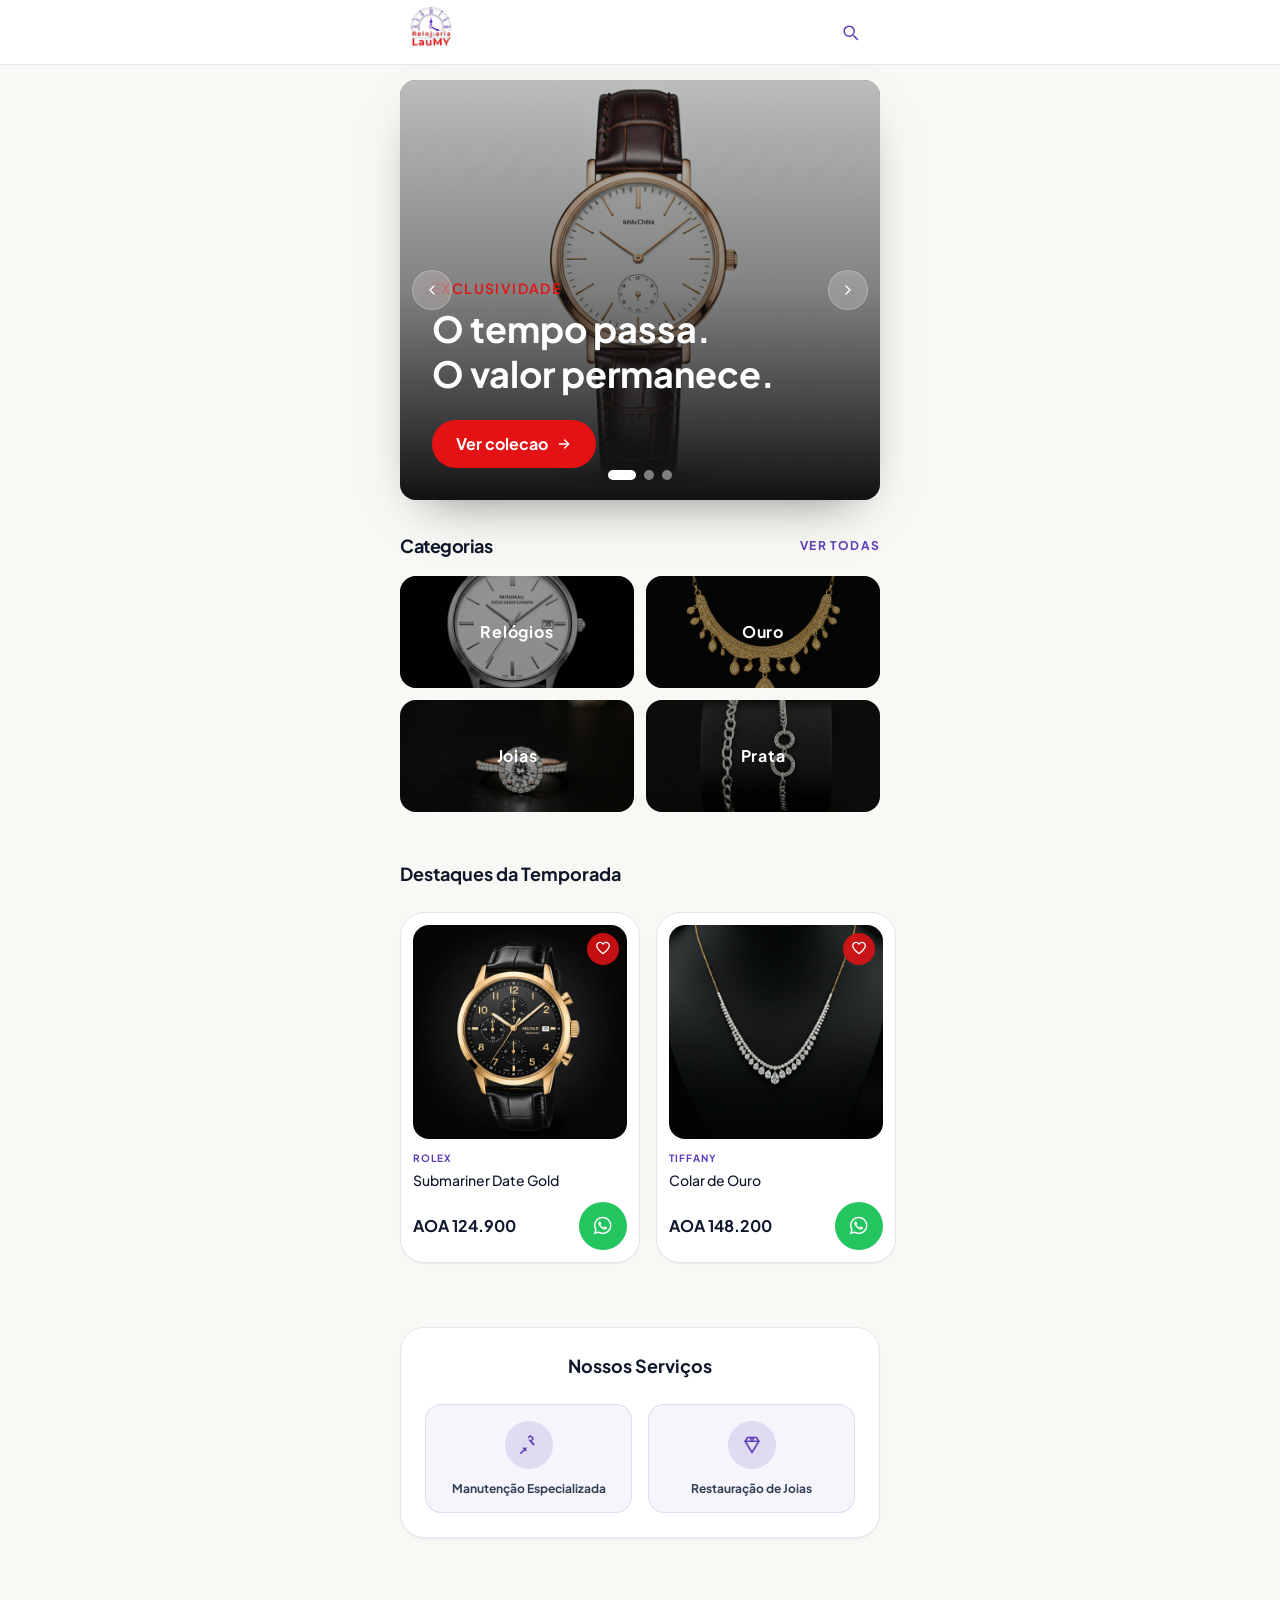
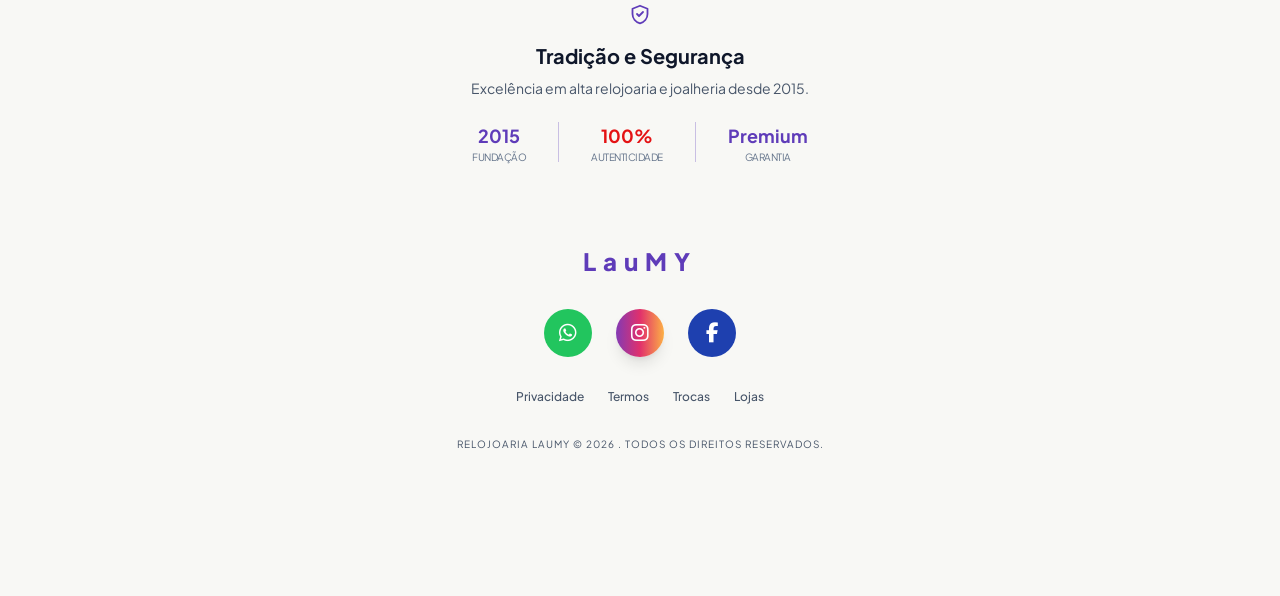
<file: colecao.html>
﻿<!DOCTYPE html>

<html lang="pt-BR">

<head>
    <meta charset="utf-8" />
    <meta content="width=device-width, initial-scale=1.0" name="viewport" />
    <title>LauMY - relojoaria</title>
    <script src="assets/js/tailwind-cdn.forms-container-queries.js"></script>
    <link href="https://cdnjs.cloudflare.com/ajax/libs/font-awesome/6.7.2/css/all.min.css" rel="stylesheet" />

    <link href="assets/css/plus-jakarta-sans.css" rel="stylesheet" />
    <script id="tailwind-config">
        tailwind.config = {
            darkMode: "class",
            theme: {
                extend: {
                    colors: {
                        "primary": "#e41214",
                        "secondary": "#5f3cb9",
                        "background-light": "#f8f8f5",
                        "background-dark": "#121212",
                    },
                    fontFamily: {
                        "display": ["Plus Jakarta Sans", "sans-serif"]
                    },
                    borderRadius: {
                        "DEFAULT": "0.5rem",
                        "lg": "1rem",
                        "xl": "1.5rem",
                        "full": "9999px"
                    },
                },
            },
        }
    </script>
    <style>
        body {
            font-family: 'Plus Jakarta Sans', sans-serif;
        }

        .glass-header {
            background: rgba(255, 255, 255, 0.92);
            -webkit-backdrop-filter: blur(12px);
            backdrop-filter: blur(12px);
        }

        .no-scrollbar::-webkit-scrollbar {
            display: none;
        }

        .icon {
            width: 1.25rem;
            height: 1.25rem;
            stroke: currentColor;
            stroke-width: 1.8;
            fill: none;
            stroke-linecap: round;
            stroke-linejoin: round;
            flex-shrink: 0;
        }

        .icon-sm {
            width: 1rem;
            height: 1rem;
            stroke-width: 2;
        }

        .icon-lg {
            width: 1.5rem;
            height: 1.5rem;
        }
    </style>
    <style>
        body {
            min-height: max(884px, 100dvh);
        }
    </style>
</head>

<body class="bg-background-light text-slate-900 font-display overflow-x-hidden transition-colors duration-300">
    <!-- Header -->
    <header class="fixed top-0 left-0 right-0 z-50 glass-header border-b border-slate-200">
        <div class="flex items-center justify-between px-6 h-16 max-w-lg mx-auto">

            <h1 class="text-2xl font-black tracking-widest text-primary">
                <a href="index.html" class="inline-flex items-center hover:opacity-90 transition-opacity"
                    aria-label="LauMY">
                    <img src="assets/icons/laumy.jpg" alt="Logo LauMY" class="h-12 w-auto object-contain rounded-md" />
                </a>
            </h1>

            <div class="flex items-center gap-3">
                <button type="button" data-search-open aria-label="Abrir pesquisa"
                    class="text-secondary hover:text-primary transition-colors">
                    <svg aria-hidden="true" class="icon" viewBox="0 0 24 24">
                        <path d="m21 21-4.35-4.35" />
                        <circle cx="11" cy="11" r="6" />
                    </svg>
                </button>
                <div class="relative">
                </div>
            </div>
        </div>
    </header>
    <div id="site-search-overlay" class="fixed inset-0 z-[70] bg-black/45 hidden p-4">
        <div class="max-w-lg mx-auto mt-14 bg-white border border-slate-200 rounded-xl shadow-xl overflow-hidden">
            <div class="flex items-center gap-2 px-3 py-3 border-b border-slate-200">
                <svg aria-hidden="true" class="icon text-secondary" viewBox="0 0 24 24">
                    <path d="m21 21-4.35-4.35" />
                    <circle cx="11" cy="11" r="6" />
                </svg>
                <input id="site-search-input" type="search" placeholder="Pesquisar produtos, categorias, paginas..."
                    class="w-full bg-transparent text-sm outline-none placeholder:text-slate-400" />
                <button type="button" data-search-close aria-label="Fechar pesquisa"
                    class="text-slate-500 hover:text-slate-700 text-xs font-bold uppercase tracking-wide">Fechar</button>
            </div>
            <div id="site-search-results" class="max-h-80 overflow-y-auto p-2"></div>
        </div>
    </div>
    <main class="pt-16 pb-24 max-w-lg mx-auto min-h-screen">
        <!-- Hero Section -->
        <section class="relative px-4 pt-4">
            <div id="hero-carousel"
                class="relative overflow-hidden rounded-2xl h-[420px] bg-neutral-900 shadow-[0_20px_50px_-25px_rgba(0,0,0,0.55)]">
                <div
                    class="hero-carousel-track flex h-full transition-transform duration-700 ease-[cubic-bezier(0.22,1,0.36,1)]">
                    <article class="hero-slide relative min-w-full h-full flex items-end">
                        <img alt="Relogio de luxo detalhado" class="absolute inset-0 w-full h-full object-cover opacity-75"
                            data-alt="Close up photography of a LauMY mechanical watch dial"
                            src="assets/images/hero-watch.png" />
                        <div class="absolute inset-0 bg-gradient-to-t from-background-dark via-background-dark/35 to-transparent">
                        </div>
                        <div class="relative z-10 p-8 w-full">
                            <p class="text-primary text-sm font-semibold tracking-widest uppercase mb-2">Exclusividade</p>
                            <h2 class="text-4xl font-bold leading-tight mb-6 text-white">
                                O tempo passa. <br />O valor permanece.
                            </h2>
                            <a href="colecao.html"
                                class="inline-flex items-center gap-2 bg-primary text-white font-bold py-3 px-6 rounded-full hover:bg-[#c40f11] hover:scale-105 transition-transform active:scale-95">
                                Ver colecao
                                <svg aria-hidden="true" class="icon icon-sm" viewBox="0 0 24 24">
                                    <path d="M5 12h14" />
                                    <path d="m13 6 6 6-6 6" />
                                </svg>
                            </a>
                        </div>
                    </article>
                    <article class="hero-slide relative min-w-full h-full flex items-end">
                        <img alt="Cronografo premium" class="absolute inset-0 w-full h-full object-cover opacity-75"
                            data-alt="Close view of premium chronograph watch" src="assets/images/landing/product-chrono.png" />
                        <div class="absolute inset-0 bg-gradient-to-t from-background-dark via-background-dark/35 to-transparent">
                        </div>
                        <div class="relative z-10 p-8 w-full">
                            <p class="text-secondary text-sm font-semibold tracking-widest uppercase mb-2">Colecao Signature</p>
                            <h2 class="text-4xl font-bold leading-tight mb-6 text-white">
                                Linhas precisas. <br />Design eterno.
                            </h2>
                            <a href="colecao.html"
                                class="inline-flex items-center gap-2 border border-secondary/50 text-white font-bold py-3 px-6 rounded-full hover:bg-secondary/80 transition-colors">
                                Explorar modelos
                                <svg aria-hidden="true" class="icon icon-sm" viewBox="0 0 24 24">
                                    <path d="M5 12h14" />
                                    <path d="m13 6 6 6-6 6" />
                                </svg>
                            </a>
                        </div>
                    </article>
                    <article class="hero-slide relative min-w-full h-full flex items-end">
                        <img alt="Relogio dourado classico" class="absolute inset-0 w-full h-full object-cover opacity-75"
                            data-alt="Classic gold dress watch with leather strap" src="assets/images/landing/product-gold.png" />
                        <div class="absolute inset-0 bg-gradient-to-t from-background-dark via-background-dark/35 to-transparent">
                        </div>
                        <div class="relative z-10 p-8 w-full">
                            <p class="text-primary text-sm font-semibold tracking-widest uppercase mb-2">Edicao Limitada</p>
                            <h2 class="text-4xl font-bold leading-tight mb-6 text-white">
                                Luxo para hoje. <br />Heranca para sempre.
                            </h2>
                            <a href="colecao.html"
                                class="inline-flex items-center gap-2 bg-primary text-white font-bold py-3 px-6 rounded-full hover:bg-[#c40f11] transition-colors">
                                Quero ver
                                <svg aria-hidden="true" class="icon icon-sm" viewBox="0 0 24 24">
                                    <path d="M5 12h14" />
                                    <path d="m13 6 6 6-6 6" />
                                </svg>
                            </a>
                        </div>
                    </article>
                </div>

                <button type="button" data-action="prev" aria-label="Slide anterior"
                    class="absolute left-3 top-1/2 -translate-y-1/2 z-20 size-10 rounded-full bg-white/20 text-white backdrop-blur-md border border-white/25 hover:bg-white/30 transition-colors flex items-center justify-center">
                    <svg aria-hidden="true" class="icon icon-sm" viewBox="0 0 24 24">
                        <path d="m15 6-6 6 6 6" />
                    </svg>
                </button>
                <button type="button" data-action="next" aria-label="Próximo slide"
                    class="absolute right-3 top-1/2 -translate-y-1/2 z-20 size-10 rounded-full bg-white/20 text-white backdrop-blur-md border border-white/25 hover:bg-white/30 transition-colors flex items-center justify-center">
                    <svg aria-hidden="true" class="icon icon-sm" viewBox="0 0 24 24">
                        <path d="m9 6 6 6-6 6" />
                    </svg>
                </button>

                <div class="absolute bottom-5 left-1/2 -translate-x-1/2 z-20 flex items-center gap-2">
                    <button type="button" aria-label="Ir para slide 1" data-slide="0"
                        class="hero-dot h-2.5 w-7 rounded-full bg-white transition-all"></button>
                    <button type="button" aria-label="Ir para slide 2" data-slide="1"
                        class="hero-dot h-2.5 w-2.5 rounded-full bg-white/45 transition-all"></button>
                    <button type="button" aria-label="Ir para slide 3" data-slide="2"
                        class="hero-dot h-2.5 w-2.5 rounded-full bg-white/45 transition-all"></button>
                </div>
            </div>
        </section>
        <!-- Categories -->
        <section id="categorias" class="px-4 py-8">
            <div class="flex items-center justify-between mb-4">
                <h3 class="text-lg font-bold tracking-tight">Categorias</h3>
                <a href="#destaques" class="text-xs text-secondary font-bold uppercase tracking-widest">Ver Todas</a>
            </div>
            <div class="grid grid-cols-2 gap-3">
                <div class="relative h-28 rounded-lg overflow-hidden group cursor-pointer">
                    <img class="absolute inset-0 w-full h-full object-cover group-hover:scale-110 transition-transform duration-500"
                        data-alt="Close-up of a silver watch category" src="assets/images/category-watches.png" />
                    <div class="absolute inset-0 bg-black/40 flex items-center justify-center">
                        <span class="text-white font-bold tracking-wider">Relógios</span>
                    </div>
                </div>
                <div class="relative h-28 rounded-lg overflow-hidden group cursor-pointer">
                    <img class="absolute inset-0 w-full h-full object-cover group-hover:scale-110 transition-transform duration-500"
                        data-alt="Gold jewelry necklace category" src="assets/images/category-gold.png" />
                    <div class="absolute inset-0 bg-black/40 flex items-center justify-center">
                        <span class="text-white font-bold tracking-wider">Ouro</span>
                    </div>
                </div>
                <div class="relative h-28 rounded-lg overflow-hidden group cursor-pointer">
                    <img class="absolute inset-0 w-full h-full object-cover group-hover:scale-110 transition-transform duration-500"
                        data-alt="Diamond wedding ring category" src="assets/images/category-jewelry.png" />
                    <div class="absolute inset-0 bg-black/40 flex items-center justify-center">
                        <span class="text-white font-bold tracking-wider">Joias</span>
                    </div>
                </div>
                <div class="relative h-28 rounded-lg overflow-hidden group cursor-pointer">
                    <img class="absolute inset-0 w-full h-full object-cover group-hover:scale-110 transition-transform duration-500"
                        data-alt="Silver chain and bracelets category" src="assets/images/category-silver.png" />
                    <div class="absolute inset-0 bg-black/40 flex items-center justify-center">
                        <span class="text-white font-bold tracking-wider">Prata</span>
                    </div>
                </div>
            </div>
        </section>
        <!-- Product Showcase -->
        <section id="destaques" class="px-4 py-4">
            <h3 class="text-lg font-bold mb-6">Destaques da Temporada</h3>
            <div class="flex overflow-x-auto gap-4 no-scrollbar pb-4 -mx-4 px-4">
                <!-- Product 1 -->
                <div class="min-w-[240px] bg-white rounded-xl border border-slate-200 shadow-sm p-3 group">
                    <div class="relative aspect-square rounded-lg overflow-hidden mb-3">
                        <img class="w-full h-full object-cover group-hover:scale-105 transition-transform duration-700"
                            data-alt="LauMY chronometer gold and black watch" src="assets/images/product-watch.png" />
                        <button
                            class="absolute top-2 right-2 size-8 bg-primary/85 backdrop-blur-md rounded-full flex items-center justify-center hover:bg-primary transition-colors">
                            <svg aria-hidden="true" class="icon icon-sm text-white" viewBox="0 0 24 24">
                                <path
                                    d="m21.435 7.02c0 4.197-3.643 6.975-8.55 11.286a1.39 1.39 0 0 1-1.77 0c-4.907-4.31-8.55-7.088-8.55-11.286a4.875 4.875 0 0 1 8.289-3.46L12 4.707l1.146-1.146a4.875 4.875 0 0 1 8.289 3.46Z" />
                            </svg>
                        </button>
                    </div>
                    <p class="text-[10px] text-secondary font-bold uppercase tracking-widest mb-1">Rolex</p>
                    <h4 class="text-sm font-medium text-slate-900 line-clamp-1">Submariner Date Gold</h4>
                    <div class="flex items-center justify-between mt-3">
                        <span class="text-slate-900 font-bold">AOA 124.900</span>
                        <a href="https://wa.me/244933170799?text=Ol%C3%A1%20Eldissone%20Vilonga" target="_blank"
                            rel="noopener noreferrer"
                            class="w-12 h-12 bg-green-500 text-white rounded-full hover:bg-green-600 transition flex items-center justify-center gap-2 text-xl">
                            <i class="fa-brands fa-whatsapp"></i>
                        </a>
                    </div>
                </div>
                <!-- Product 2 -->
                <div class="min-w-[240px] bg-white rounded-xl border border-slate-200 shadow-sm p-3 group">
                    <div class="relative aspect-square rounded-lg overflow-hidden mb-3">
                        <img class="w-full h-full object-cover group-hover:scale-105 transition-transform duration-700"
                            data-alt="Elegant diamond necklace" src="assets/images/product-necklace.png" />
                        <button
                            class="absolute top-2 right-2 size-8 bg-primary/85 backdrop-blur-md rounded-full flex items-center justify-center hover:bg-primary transition-colors">
                            <svg aria-hidden="true" class="icon icon-sm text-white" viewBox="0 0 24 24">
                                <path
                                    d="m21.435 7.02c0 4.197-3.643 6.975-8.55 11.286a1.39 1.39 0 0 1-1.77 0c-4.907-4.31-8.55-7.088-8.55-11.286a4.875 4.875 0 0 1 8.289-3.46L12 4.707l1.146-1.146a4.875 4.875 0 0 1 8.289 3.46Z" />
                            </svg>
                        </button>
                    </div>
                    <p class="text-[10px] text-secondary font-bold uppercase tracking-widest mb-1">Tiffany</p>
                    <h4 class="text-sm font-medium text-slate-900 line-clamp-1">Colar de Ouro</h4>
                    <div class="flex items-center justify-between mt-3">
                        <span class="text-slate-900 font-bold">AOA 148.200</span>
                        <a href="https://wa.me/244933170799?text=Ol%C3%A1%20Eldissone%20Vilonga" target="_blank"
                            rel="noopener noreferrer"
                            class="w-12 h-12 bg-green-500 text-white rounded-full hover:bg-green-600 transition flex items-center justify-center gap-2 text-xl">
                            <i class="fa-brands fa-whatsapp"></i>
                        </a>
                    </div>
                </div>
            </div>
        </section>
        <!-- Services -->
        <section class="px-4 py-8">
            <div class="bg-white rounded-xl p-6 border border-slate-200 shadow-sm">
                <h3 class="text-lg font-bold mb-6 text-center">Nossos Serviços</h3>
                <div class="grid grid-cols-2 gap-4">
                    <div
                        class="flex flex-col items-center text-center p-4 rounded-lg bg-secondary/5 border border-secondary/15">
                        <div class="size-12 rounded-full bg-secondary/15 flex items-center justify-center mb-3">
                            <svg aria-hidden="true" class="icon text-secondary" viewBox="0 0 24 24">
                                <path
                                    d="m11.42 3.04 1.17-1.17a1.5 1.5 0 0 1 2.12 0l1.42 1.42a1.5 1.5 0 0 1 0 2.12l-1.17 1.17" />
                                <path d="m2.25 21.75 6.25-6.25" />
                                <path d="m5.47 15.53 3 3" />
                                <path d="m14.53 8.47 3 3" />
                                <path d="m12.75 6.25 5 5" />
                            </svg>
                        </div>
                        <span class="text-xs font-bold leading-tight text-slate-700">Manutenção Especializada</span>
                    </div>
                    <div
                        class="flex flex-col items-center text-center p-4 rounded-lg bg-secondary/5 border border-secondary/15">
                        <div class="size-12 rounded-full bg-secondary/15 flex items-center justify-center mb-3">
                            <svg aria-hidden="true" class="icon text-secondary" viewBox="0 0 24 24">
                                <path d="M6.75 3h10.5l3 4.5L12 21 3.75 7.5 6.75 3Z" />
                                <path d="M9.75 3 12 7.5 14.25 3" />
                                <path d="M3.75 7.5h16.5" />
                            </svg>
                        </div>
                        <span class="text-xs font-bold leading-tight text-slate-700">Restauração de Joias</span>
                    </div>
                </div>
            </div>
        </section>
        <!-- Trust Signals -->
        <section class="px-4 py-8 text-center">
            <div class="inline-flex items-center justify-center gap-2 mb-4">
                <svg aria-hidden="true" class="icon icon-lg text-secondary" viewBox="0 0 24 24">
                    <path d="M12 3.75 4.5 6.75v5.25c0 4.5 3.15 8.1 7.5 9.3 4.35-1.2 7.5-4.8 7.5-9.3V6.75L12 3.75Z" />
                    <path d="m9 12 2 2 4-4" />
                </svg>
            </div>
            <h3 class="text-xl font-bold mb-2">Tradição e Segurança</h3>
            <p class="text-slate-600 text-sm mb-6 max-w-[80%] mx-auto">Excelência em alta relojoaria e joalheria desde
                2015.</p>
            <div class="flex justify-center gap-8">
                <div class="flex flex-col items-center">
                    <span class="text-secondary font-bold text-lg">2015</span>
                    <span class="text-[10px] uppercase tracking-tighter text-slate-500">Fundação</span>
                </div>
                <div class="w-px h-10 bg-secondary/30"></div>
                <div class="flex flex-col items-center">
                    <span class="text-primary font-bold text-lg">100%</span>
                    <span class="text-[10px] uppercase tracking-tighter text-slate-500">Autenticidade</span>
                </div>
                <div class="w-px h-10 bg-secondary/30"></div>
                <div class="flex flex-col items-center">
                    <span class="text-secondary font-bold text-lg">Premium</span>
                    <span class="text-[10px] uppercase tracking-tighter text-slate-500">Garantia</span>
                </div>
            </div>
        </section>
        <!-- Footer -->
        <footer class="mt-12 px-6 pb-12 text-center">
            <h2 class="text-2xl font-extrabold tracking-[0.3em] mb-8 text-secondary">LauMY</h2>
            <div class="flex justify-center gap-6 mb-8">
                <!-- WhatsApp -->
                <a href="https://wa.me/244933170799?text=Ol%C3%A1%20Eldissone%20Vilonga" target="_blank"
                    rel="noopener noreferrer"
                    class="w-12 h-12 bg-green-500 text-white rounded-full hover:bg-green-600 transition flex items-center justify-center text-xl"
                    aria-label="WhatsApp de Eldissone Vilonga">
                    <i class="fa-brands fa-whatsapp"></i>
                </a>

                <!-- instagram -->
                <a href="https://www.instagram.com/eldissone.vilonga/" target="_blank" rel="noopener noreferrer"
                    aria-label="Instagram de Eldissone Vilonga" class="w-12 h-12 
           bg-gradient-to-r from-[#833AB4] via-[#E1306C] to-[#FCAF45] 
           text-white rounded-full 
           hover:scale-110 hover:brightness-110
           transition-all duration-300 
           flex items-center justify-center text-xl shadow-lg">
                    <i class="fa-brands fa-instagram"></i>
                </a>


                <!-- Facebook -->
                <a href="https://www.facebook.com/eldissone.vilonga" target="_blank" rel="noopener noreferrer"
                    aria-label="Facebook de Eldissone Vilonga"
                    class="w-12 h-12 bg-blue-800 text-white rounded-full hover:bg-blue-900 transition flex items-center justify-center text-xl">
                    <i class="fa-brands fa-facebook-f"></i>
                </a>
            </div>
            <ul class="flex flex-wrap justify-center gap-x-6 gap-y-3 text-xs text-slate-500 font-medium mb-8">
                <li><a class="text-slate-600 hover:text-primary transition-colors" href="#">Privacidade</a></li>
                <li><a class="text-slate-600 hover:text-primary transition-colors" href="#">Termos</a></li>
                <li><a class="text-slate-600 hover:text-primary transition-colors" href="#">Trocas</a></li>
                <li><a class="text-slate-600 hover:text-primary transition-colors" href="#">Lojas</a></li>
            </ul>
            <p class="text-[10px] text-slate-600 uppercase tracking-widest">Relojoaria LauMY © 2026 . Todos os direitos
                reservados.</p>
        </footer>
    </main>

    <script>
        (() => {
            const carousel = document.getElementById("hero-carousel");
            if (!carousel) return;

            const track = carousel.querySelector(".hero-carousel-track");
            const slides = Array.from(carousel.querySelectorAll(".hero-slide"));
            const dots = Array.from(carousel.querySelectorAll(".hero-dot"));
            const prevBtn = carousel.querySelector('[data-action="prev"]');
            const nextBtn = carousel.querySelector('[data-action="next"]');

            if (!track || slides.length === 0) return;

            let index = 0;
            let autoplayId = null;
            const intervalMs = 3000;
            let touchStartX = 0;
            let touchDeltaX = 0;

            const setActive = (nextIndex) => {
                index = (nextIndex + slides.length) % slides.length;
                track.style.transform = `translateX(-${index * 100}%)`;

                dots.forEach((dot, dotIndex) => {
                    const isActive = dotIndex === index;
                    dot.classList.toggle("w-7", isActive);
                    dot.classList.toggle("w-2.5", !isActive);
                    dot.classList.toggle("bg-white", isActive);
                    dot.classList.toggle("bg-white/45", !isActive);
                });
            };

            const next = () => setActive(index + 1);
            const prev = () => setActive(index - 1);

            const stopAutoplay = () => {
                if (autoplayId !== null) {
                    clearInterval(autoplayId);
                    autoplayId = null;
                }
            };

            const startAutoplay = () => {
                stopAutoplay();
                autoplayId = setInterval(next, intervalMs);
            };

            prevBtn?.addEventListener("click", () => {
                prev();
                startAutoplay();
            });

            nextBtn?.addEventListener("click", () => {
                next();
                startAutoplay();
            });

            dots.forEach((dot) => {
                dot.addEventListener("click", () => {
                    const target = Number(dot.dataset.slide || 0);
                    setActive(target);
                    startAutoplay();
                });
            });

            carousel.addEventListener("mouseenter", stopAutoplay);
            carousel.addEventListener("mouseleave", startAutoplay);
            carousel.addEventListener("focusin", stopAutoplay);
            carousel.addEventListener("focusout", startAutoplay);

            carousel.addEventListener("touchstart", (event) => {
                touchStartX = event.changedTouches[0].clientX;
                touchDeltaX = 0;
                stopAutoplay();
            }, { passive: true });

            carousel.addEventListener("touchmove", (event) => {
                touchDeltaX = event.changedTouches[0].clientX - touchStartX;
            }, { passive: true });

            carousel.addEventListener("touchend", () => {
                if (Math.abs(touchDeltaX) > 50) {
                    if (touchDeltaX < 0) next();
                    else prev();
                }
                startAutoplay();
            });

            document.addEventListener("visibilitychange", () => {
                if (document.hidden) stopAutoplay();
                else startAutoplay();
            });

            setActive(0);
            startAutoplay();
        })();
    </script>
    <script>
        (() => {
            const overlay = document.getElementById("site-search-overlay");
            const input = document.getElementById("site-search-input");
            const results = document.getElementById("site-search-results");
            const openers = Array.from(document.querySelectorAll("[data-search-open]"));
            const closers = Array.from(document.querySelectorAll("[data-search-close]"));

            if (!overlay || !input || !results || openers.length === 0) return;

            const entries = [
                { title: "Pagina inicial", subtitle: "Hero e principais destaques", href: "index.html" },
                { title: "Colecao", subtitle: "Pagina completa da colecao", href: "colecao.html" },
                { title: "Categorias", subtitle: "Ver todas as categorias", href: "colecao.html#categorias" },
                { title: "Destaques", subtitle: "Produtos em destaque", href: "colecao.html#destaques" },
                { title: "WhatsApp", subtitle: "+244 933 170 799", href: "https://wa.me/244933170799?text=Ol%C3%A1%20Eldissone%20Vilonga", external: true },
                { title: "Instagram", subtitle: "Eldissone Vilonga", href: "https://www.instagram.com/eldissone.vilonga/", external: true },
                { title: "Facebook", subtitle: "Eldissone Vilonga", href: "https://www.facebook.com/eldissone.vilonga", external: true }
            ];

            const normalize = (value) =>
                value.toLowerCase().normalize("NFD").replace(/[\u0300-\u036f]/g, "").trim();

            const isOpen = () => !overlay.classList.contains("hidden");

            const render = (queryText) => {
                const query = normalize(queryText);
                const filtered = query
                    ? entries.filter((item) => normalize(`${item.title} ${item.subtitle}`).includes(query))
                    : entries;

                results.innerHTML = "";

                if (filtered.length === 0) {
                    const empty = document.createElement("p");
                    empty.className = "px-3 py-4 text-sm text-slate-500";
                    empty.textContent = "Nenhum resultado encontrado.";
                    results.appendChild(empty);
                    return;
                }

                filtered.forEach((item) => {
                    const link = document.createElement("a");
                    link.href = item.href;
                    link.className =
                        "block rounded-lg px-3 py-3 hover:bg-slate-100 transition-colors border border-transparent hover:border-slate-200";
                    if (item.external) {
                        link.target = "_blank";
                        link.rel = "noopener noreferrer";
                    }

                    const title = document.createElement("p");
                    title.className = "text-sm font-semibold text-slate-900";
                    title.textContent = item.title;

                    const subtitle = document.createElement("p");
                    subtitle.className = "text-xs text-slate-500 mt-0.5";
                    subtitle.textContent = item.subtitle;

                    link.appendChild(title);
                    link.appendChild(subtitle);
                    results.appendChild(link);
                });
            };

            const openSearch = () => {
                overlay.classList.remove("hidden");
                document.body.classList.add("overflow-hidden");
                render(input.value);
                window.setTimeout(() => input.focus(), 0);
            };

            const closeSearch = () => {
                overlay.classList.add("hidden");
                document.body.classList.remove("overflow-hidden");
            };

            openers.forEach((button) => button.addEventListener("click", openSearch));
            closers.forEach((button) => button.addEventListener("click", closeSearch));

            overlay.addEventListener("click", (event) => {
                if (event.target === overlay) closeSearch();
            });

            input.addEventListener("input", () => render(input.value));

            input.addEventListener("keydown", (event) => {
                if (event.key === "Escape") {
                    closeSearch();
                    return;
                }

                if (event.key === "Enter") {
                    const firstResult = results.querySelector("a");
                    if (firstResult) firstResult.click();
                }
            });

            document.addEventListener("keydown", (event) => {
                const activeTag = (document.activeElement?.tagName || "").toLowerCase();
                const typing = activeTag === "input" || activeTag === "textarea";

                if ((event.ctrlKey || event.metaKey) && event.key.toLowerCase() === "k") {
                    event.preventDefault();
                    if (isOpen()) closeSearch();
                    else openSearch();
                    return;
                }

                if (event.key === "/" && !typing) {
                    event.preventDefault();
                    openSearch();
                    return;
                }

                if (event.key === "Escape" && isOpen()) closeSearch();
            });

            render("");
        })();
    </script>
</body>

</html>
</file>
<file: assets/css/plus-jakarta-sans.css>
/* cyrillic-ext */
@font-face {
  font-family: 'Plus Jakarta Sans';
  font-style: normal;
  font-weight: 200;
  font-display: swap;
  src: url(../fonts/font-5.woff2) format('woff2');
  unicode-range: U+0460-052F, U+1C80-1C8A, U+20B4, U+2DE0-2DFF, U+A640-A69F, U+FE2E-FE2F;
}
/* vietnamese */
@font-face {
  font-family: 'Plus Jakarta Sans';
  font-style: normal;
  font-weight: 200;
  font-display: swap;
  src: url(../fonts/font-4.woff2) format('woff2');
  unicode-range: U+0102-0103, U+0110-0111, U+0128-0129, U+0168-0169, U+01A0-01A1, U+01AF-01B0, U+0300-0301, U+0303-0304, U+0308-0309, U+0323, U+0329, U+1EA0-1EF9, U+20AB;
}
/* latin-ext */
@font-face {
  font-family: 'Plus Jakarta Sans';
  font-style: normal;
  font-weight: 200;
  font-display: swap;
  src: url(../fonts/font-3.woff2) format('woff2');
  unicode-range: U+0100-02BA, U+02BD-02C5, U+02C7-02CC, U+02CE-02D7, U+02DD-02FF, U+0304, U+0308, U+0329, U+1D00-1DBF, U+1E00-1E9F, U+1EF2-1EFF, U+2020, U+20A0-20AB, U+20AD-20C0, U+2113, U+2C60-2C7F, U+A720-A7FF;
}
/* latin */
@font-face {
  font-family: 'Plus Jakarta Sans';
  font-style: normal;
  font-weight: 200;
  font-display: swap;
  src: url(../fonts/font-2.woff2) format('woff2');
  unicode-range: U+0000-00FF, U+0131, U+0152-0153, U+02BB-02BC, U+02C6, U+02DA, U+02DC, U+0304, U+0308, U+0329, U+2000-206F, U+20AC, U+2122, U+2191, U+2193, U+2212, U+2215, U+FEFF, U+FFFD;
}
/* cyrillic-ext */
@font-face {
  font-family: 'Plus Jakarta Sans';
  font-style: normal;
  font-weight: 300;
  font-display: swap;
  src: url(../fonts/font-5.woff2) format('woff2');
  unicode-range: U+0460-052F, U+1C80-1C8A, U+20B4, U+2DE0-2DFF, U+A640-A69F, U+FE2E-FE2F;
}
/* vietnamese */
@font-face {
  font-family: 'Plus Jakarta Sans';
  font-style: normal;
  font-weight: 300;
  font-display: swap;
  src: url(../fonts/font-4.woff2) format('woff2');
  unicode-range: U+0102-0103, U+0110-0111, U+0128-0129, U+0168-0169, U+01A0-01A1, U+01AF-01B0, U+0300-0301, U+0303-0304, U+0308-0309, U+0323, U+0329, U+1EA0-1EF9, U+20AB;
}
/* latin-ext */
@font-face {
  font-family: 'Plus Jakarta Sans';
  font-style: normal;
  font-weight: 300;
  font-display: swap;
  src: url(../fonts/font-3.woff2) format('woff2');
  unicode-range: U+0100-02BA, U+02BD-02C5, U+02C7-02CC, U+02CE-02D7, U+02DD-02FF, U+0304, U+0308, U+0329, U+1D00-1DBF, U+1E00-1E9F, U+1EF2-1EFF, U+2020, U+20A0-20AB, U+20AD-20C0, U+2113, U+2C60-2C7F, U+A720-A7FF;
}
/* latin */
@font-face {
  font-family: 'Plus Jakarta Sans';
  font-style: normal;
  font-weight: 300;
  font-display: swap;
  src: url(../fonts/font-2.woff2) format('woff2');
  unicode-range: U+0000-00FF, U+0131, U+0152-0153, U+02BB-02BC, U+02C6, U+02DA, U+02DC, U+0304, U+0308, U+0329, U+2000-206F, U+20AC, U+2122, U+2191, U+2193, U+2212, U+2215, U+FEFF, U+FFFD;
}
/* cyrillic-ext */
@font-face {
  font-family: 'Plus Jakarta Sans';
  font-style: normal;
  font-weight: 400;
  font-display: swap;
  src: url(../fonts/font-5.woff2) format('woff2');
  unicode-range: U+0460-052F, U+1C80-1C8A, U+20B4, U+2DE0-2DFF, U+A640-A69F, U+FE2E-FE2F;
}
/* vietnamese */
@font-face {
  font-family: 'Plus Jakarta Sans';
  font-style: normal;
  font-weight: 400;
  font-display: swap;
  src: url(../fonts/font-4.woff2) format('woff2');
  unicode-range: U+0102-0103, U+0110-0111, U+0128-0129, U+0168-0169, U+01A0-01A1, U+01AF-01B0, U+0300-0301, U+0303-0304, U+0308-0309, U+0323, U+0329, U+1EA0-1EF9, U+20AB;
}
/* latin-ext */
@font-face {
  font-family: 'Plus Jakarta Sans';
  font-style: normal;
  font-weight: 400;
  font-display: swap;
  src: url(../fonts/font-3.woff2) format('woff2');
  unicode-range: U+0100-02BA, U+02BD-02C5, U+02C7-02CC, U+02CE-02D7, U+02DD-02FF, U+0304, U+0308, U+0329, U+1D00-1DBF, U+1E00-1E9F, U+1EF2-1EFF, U+2020, U+20A0-20AB, U+20AD-20C0, U+2113, U+2C60-2C7F, U+A720-A7FF;
}
/* latin */
@font-face {
  font-family: 'Plus Jakarta Sans';
  font-style: normal;
  font-weight: 400;
  font-display: swap;
  src: url(../fonts/font-2.woff2) format('woff2');
  unicode-range: U+0000-00FF, U+0131, U+0152-0153, U+02BB-02BC, U+02C6, U+02DA, U+02DC, U+0304, U+0308, U+0329, U+2000-206F, U+20AC, U+2122, U+2191, U+2193, U+2212, U+2215, U+FEFF, U+FFFD;
}
/* cyrillic-ext */
@font-face {
  font-family: 'Plus Jakarta Sans';
  font-style: normal;
  font-weight: 500;
  font-display: swap;
  src: url(../fonts/font-5.woff2) format('woff2');
  unicode-range: U+0460-052F, U+1C80-1C8A, U+20B4, U+2DE0-2DFF, U+A640-A69F, U+FE2E-FE2F;
}
/* vietnamese */
@font-face {
  font-family: 'Plus Jakarta Sans';
  font-style: normal;
  font-weight: 500;
  font-display: swap;
  src: url(../fonts/font-4.woff2) format('woff2');
  unicode-range: U+0102-0103, U+0110-0111, U+0128-0129, U+0168-0169, U+01A0-01A1, U+01AF-01B0, U+0300-0301, U+0303-0304, U+0308-0309, U+0323, U+0329, U+1EA0-1EF9, U+20AB;
}
/* latin-ext */
@font-face {
  font-family: 'Plus Jakarta Sans';
  font-style: normal;
  font-weight: 500;
  font-display: swap;
  src: url(../fonts/font-3.woff2) format('woff2');
  unicode-range: U+0100-02BA, U+02BD-02C5, U+02C7-02CC, U+02CE-02D7, U+02DD-02FF, U+0304, U+0308, U+0329, U+1D00-1DBF, U+1E00-1E9F, U+1EF2-1EFF, U+2020, U+20A0-20AB, U+20AD-20C0, U+2113, U+2C60-2C7F, U+A720-A7FF;
}
/* latin */
@font-face {
  font-family: 'Plus Jakarta Sans';
  font-style: normal;
  font-weight: 500;
  font-display: swap;
  src: url(../fonts/font-2.woff2) format('woff2');
  unicode-range: U+0000-00FF, U+0131, U+0152-0153, U+02BB-02BC, U+02C6, U+02DA, U+02DC, U+0304, U+0308, U+0329, U+2000-206F, U+20AC, U+2122, U+2191, U+2193, U+2212, U+2215, U+FEFF, U+FFFD;
}
/* cyrillic-ext */
@font-face {
  font-family: 'Plus Jakarta Sans';
  font-style: normal;
  font-weight: 600;
  font-display: swap;
  src: url(../fonts/font-5.woff2) format('woff2');
  unicode-range: U+0460-052F, U+1C80-1C8A, U+20B4, U+2DE0-2DFF, U+A640-A69F, U+FE2E-FE2F;
}
/* vietnamese */
@font-face {
  font-family: 'Plus Jakarta Sans';
  font-style: normal;
  font-weight: 600;
  font-display: swap;
  src: url(../fonts/font-4.woff2) format('woff2');
  unicode-range: U+0102-0103, U+0110-0111, U+0128-0129, U+0168-0169, U+01A0-01A1, U+01AF-01B0, U+0300-0301, U+0303-0304, U+0308-0309, U+0323, U+0329, U+1EA0-1EF9, U+20AB;
}
/* latin-ext */
@font-face {
  font-family: 'Plus Jakarta Sans';
  font-style: normal;
  font-weight: 600;
  font-display: swap;
  src: url(../fonts/font-3.woff2) format('woff2');
  unicode-range: U+0100-02BA, U+02BD-02C5, U+02C7-02CC, U+02CE-02D7, U+02DD-02FF, U+0304, U+0308, U+0329, U+1D00-1DBF, U+1E00-1E9F, U+1EF2-1EFF, U+2020, U+20A0-20AB, U+20AD-20C0, U+2113, U+2C60-2C7F, U+A720-A7FF;
}
/* latin */
@font-face {
  font-family: 'Plus Jakarta Sans';
  font-style: normal;
  font-weight: 600;
  font-display: swap;
  src: url(../fonts/font-2.woff2) format('woff2');
  unicode-range: U+0000-00FF, U+0131, U+0152-0153, U+02BB-02BC, U+02C6, U+02DA, U+02DC, U+0304, U+0308, U+0329, U+2000-206F, U+20AC, U+2122, U+2191, U+2193, U+2212, U+2215, U+FEFF, U+FFFD;
}
/* cyrillic-ext */
@font-face {
  font-family: 'Plus Jakarta Sans';
  font-style: normal;
  font-weight: 700;
  font-display: swap;
  src: url(../fonts/font-5.woff2) format('woff2');
  unicode-range: U+0460-052F, U+1C80-1C8A, U+20B4, U+2DE0-2DFF, U+A640-A69F, U+FE2E-FE2F;
}
/* vietnamese */
@font-face {
  font-family: 'Plus Jakarta Sans';
  font-style: normal;
  font-weight: 700;
  font-display: swap;
  src: url(../fonts/font-4.woff2) format('woff2');
  unicode-range: U+0102-0103, U+0110-0111, U+0128-0129, U+0168-0169, U+01A0-01A1, U+01AF-01B0, U+0300-0301, U+0303-0304, U+0308-0309, U+0323, U+0329, U+1EA0-1EF9, U+20AB;
}
/* latin-ext */
@font-face {
  font-family: 'Plus Jakarta Sans';
  font-style: normal;
  font-weight: 700;
  font-display: swap;
  src: url(../fonts/font-3.woff2) format('woff2');
  unicode-range: U+0100-02BA, U+02BD-02C5, U+02C7-02CC, U+02CE-02D7, U+02DD-02FF, U+0304, U+0308, U+0329, U+1D00-1DBF, U+1E00-1E9F, U+1EF2-1EFF, U+2020, U+20A0-20AB, U+20AD-20C0, U+2113, U+2C60-2C7F, U+A720-A7FF;
}
/* latin */
@font-face {
  font-family: 'Plus Jakarta Sans';
  font-style: normal;
  font-weight: 700;
  font-display: swap;
  src: url(../fonts/font-2.woff2) format('woff2');
  unicode-range: U+0000-00FF, U+0131, U+0152-0153, U+02BB-02BC, U+02C6, U+02DA, U+02DC, U+0304, U+0308, U+0329, U+2000-206F, U+20AC, U+2122, U+2191, U+2193, U+2212, U+2215, U+FEFF, U+FFFD;
}
/* cyrillic-ext */
@font-face {
  font-family: 'Plus Jakarta Sans';
  font-style: normal;
  font-weight: 800;
  font-display: swap;
  src: url(../fonts/font-5.woff2) format('woff2');
  unicode-range: U+0460-052F, U+1C80-1C8A, U+20B4, U+2DE0-2DFF, U+A640-A69F, U+FE2E-FE2F;
}
/* vietnamese */
@font-face {
  font-family: 'Plus Jakarta Sans';
  font-style: normal;
  font-weight: 800;
  font-display: swap;
  src: url(../fonts/font-4.woff2) format('woff2');
  unicode-range: U+0102-0103, U+0110-0111, U+0128-0129, U+0168-0169, U+01A0-01A1, U+01AF-01B0, U+0300-0301, U+0303-0304, U+0308-0309, U+0323, U+0329, U+1EA0-1EF9, U+20AB;
}
/* latin-ext */
@font-face {
  font-family: 'Plus Jakarta Sans';
  font-style: normal;
  font-weight: 800;
  font-display: swap;
  src: url(../fonts/font-3.woff2) format('woff2');
  unicode-range: U+0100-02BA, U+02BD-02C5, U+02C7-02CC, U+02CE-02D7, U+02DD-02FF, U+0304, U+0308, U+0329, U+1D00-1DBF, U+1E00-1E9F, U+1EF2-1EFF, U+2020, U+20A0-20AB, U+20AD-20C0, U+2113, U+2C60-2C7F, U+A720-A7FF;
}
/* latin */
@font-face {
  font-family: 'Plus Jakarta Sans';
  font-style: normal;
  font-weight: 800;
  font-display: swap;
  src: url(../fonts/font-2.woff2) format('woff2');
  unicode-range: U+0000-00FF, U+0131, U+0152-0153, U+02BB-02BC, U+02C6, U+02DA, U+02DC, U+0304, U+0308, U+0329, U+2000-206F, U+20AC, U+2122, U+2191, U+2193, U+2212, U+2215, U+FEFF, U+FFFD;
}
</file>
